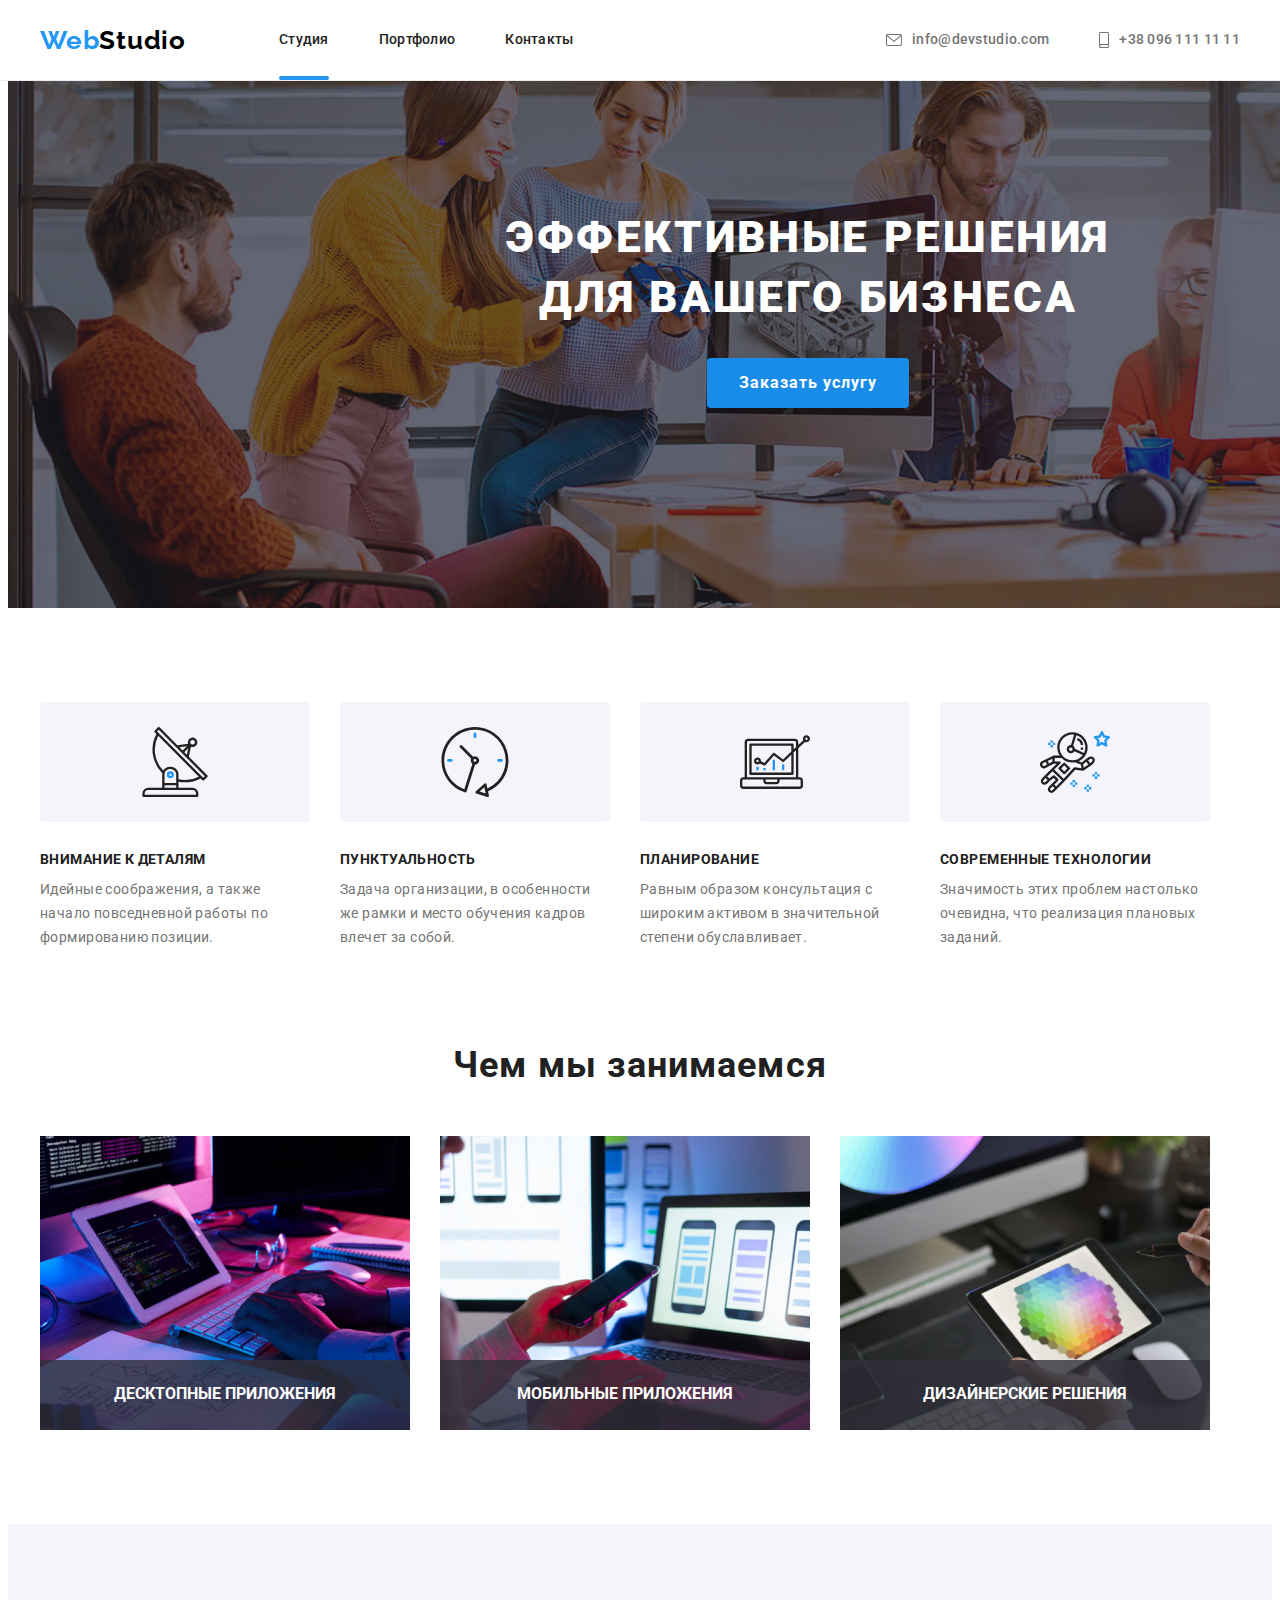
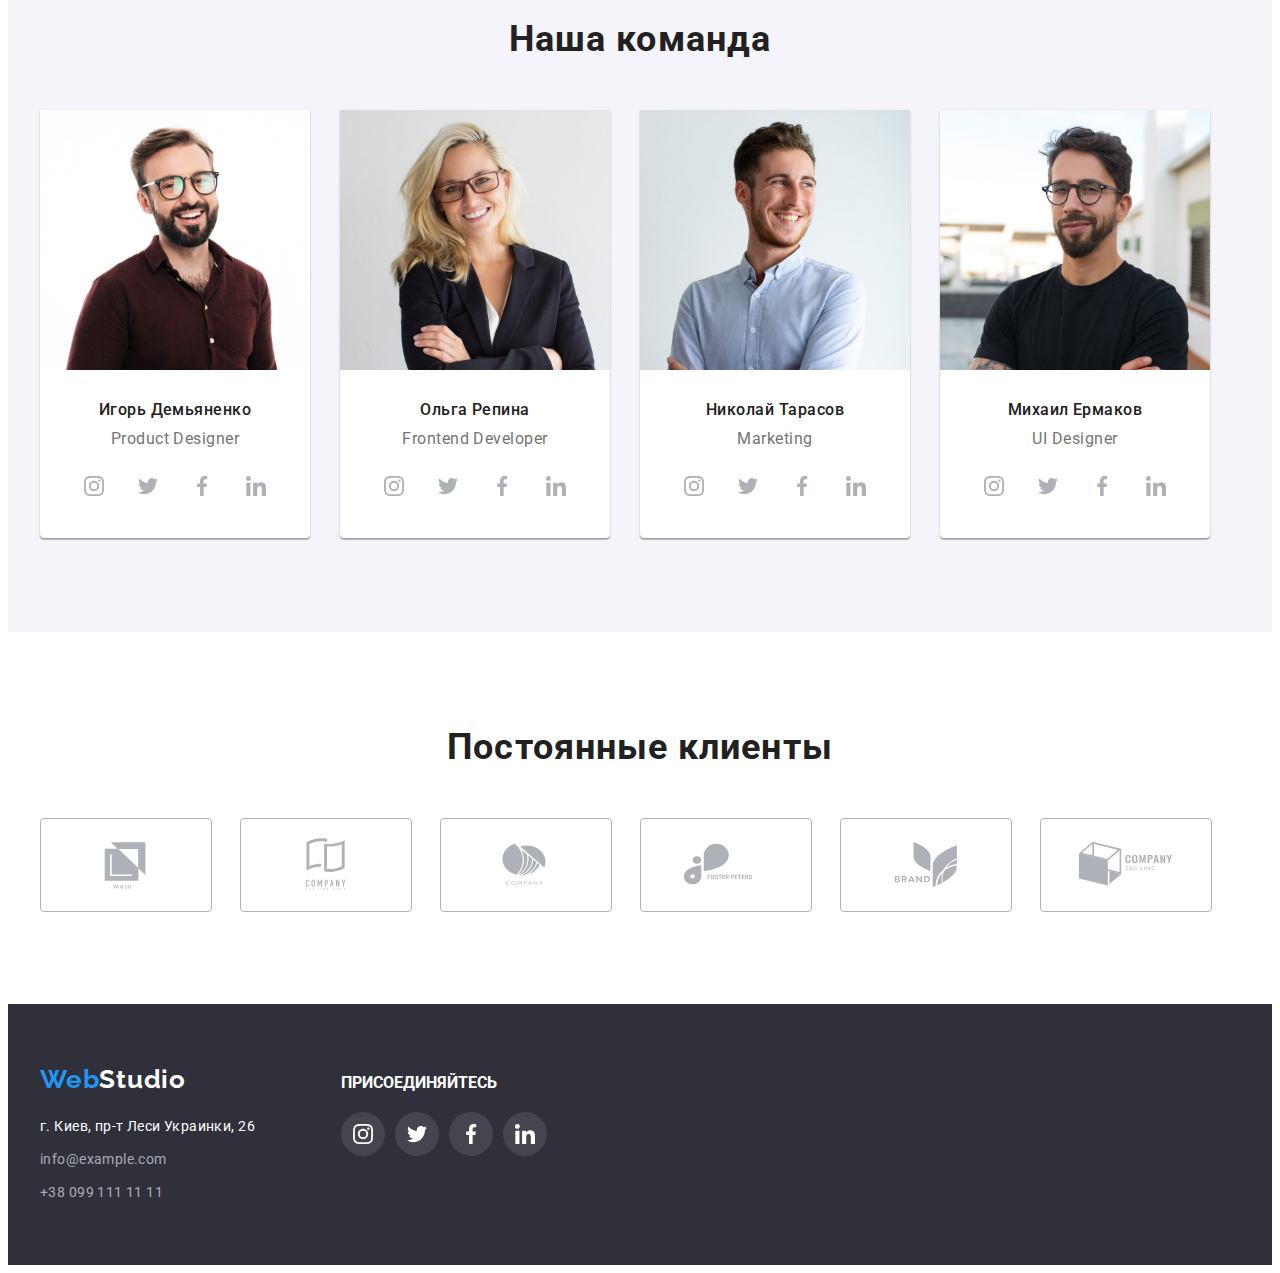
<file: index.html>
<!DOCTYPE html>
<html lang="ru">
  <head>
    <meta charset="UTF-8" />
    <meta http-equiv="X-UA-Compatible" content="IE=edge" />
    <meta name="viewport" content="width=device-width, initial-scale=1.0" />
    <title>Document</title>

    <!--Project fonts-->
    <link rel="preconnect" href="https://fonts.googleapis.com" />
    <link rel="preconnect" href="https://fonts.gstatic.com" crossorigin />
    <link
      href="https://fonts.googleapis.com/css2?family=Raleway:wght@700&family=Roboto:wght@400;500;700;900&display=swap"
      rel="stylesheet"
    />

    <!--Normalize-->
    <link
      rel="stylesheet"
      href="https://cdnjs.cloudflare.com/ajax/libs/modern-normalize/1.1.0/modern-normalize.min.css"
      integrity="sha512-wpPYUAdjBVSE4KJnH1VR1HeZfpl1ub8YT/NKx4PuQ5NmX2tKuGu6U/JRp5y+Y8XG2tV+wKQpNHVUX03MfMFn9Q=="
      crossorigin="anonymous"
      referrerpolicy="no-referrer"
    />

    <!--Custom styles-->
    <link rel="stylesheet" href="./css/styles.css" />
  </head>
  <body>
    <!--Шапка сайта-->
    <header class="header">
      <div class="container header-container">
        <a
          class="link header-logo"
          href="./index.html"
          aria-label="Логотип сайта WebStudio"
          lang="en"
          >Web<span class="logo-black">Studio</span></a
        >
        <nav class="navigation">
          <ul class="list navigation-list">
            <li class="navigation-item">
              <a
                class="link navigation-link current"
                href="./index.html"
                >Студия</a
              >
            </li>
            <li class="navigation-item">
              <a
                class="link navigation-link"
                href="./portfolio.html"
                >Портфолио</a
              >
            </li>
            <li class="navigation-item">
              <a class="link navigation-link" href="#"
                >Контакты</a
              >
            </li>
          </ul>
        </nav>

        <ul class="list contacts">
          <li class="item-contacts">
            <a
              class="link header-mailto"
              href="mailto:info@devstudio.com"
              lang="en"
            >
              <svg class="contacts-icon" width="16" height="12">
                <use href="./images/sprite-defs.svg#icon-envelope"></use>
              </svg>
              info@devstudio.com</a
            >
          </li>
          <li class="item-contacts">
            <a class="link header-phone" href="tel:380961111111">
              <svg class="contacts-icon" width="10px" height="16px">
                <use href="./images/sprite-defs.svg#icon-smartphone"></use>
              </svg>
              +38 096 111 11 11</a
            >
          </li>
        </ul>
      </div>
    </header>
    <!--Уникальный контент страницы-->
    <main class="main">
      <!--Эффективные решения для вашего бизнеса-->
      <section class="hero-section">
        <div class="container">
          <h1 class="hero-title">Эффективные решения для вашего бизнеса</h1>
          <button class="btn" type="button" data-modal-open>
            Заказать услугу
          </button>
        </div>
      </section>

      <div class="modal-backdrop is-hidden" data-modal>
        <div class="modal-wrapper">
          <button
            class="close-button"
            type="button"
            data-modal-close
            arial-label="Закрыть окно"
          >
            <svg class="close-button-icon" width="11px" height="11px">
              <use href="./images/sprite-defs.svg#icon-close"></use>
            </svg>
          </button>
        </div>
      </div>

      <!--Наши особенности-->

      <section class="section">
        <div class="container">
          <h2 class="title-visually-hidden">Особенности(скрытый заголовок)</h2>
          <ul class="list features-list">
            <li class="item features-item">
              <div class="features-icon-group">
                <svg class="features-icon" width="70px" height="70px">
                  <use href="./images/sprite-defs.svg#icon-antenna"></use>
                </svg>
              </div>
              <h3 class="features-title">Внимание к деталям</h3>
              <p class="features-description">
                Идейные соображения, а также начало повседневной работы по
                формированию позиции.
              </p>
            </li>
            <li class="item features-item">
              <div class="features-icon-group">
                <svg class="features-icon" width="70px" height="70px">
                  <use href="./images/sprite-defs.svg#icon-clock"></use>
                </svg>
              </div>
              <h3 class="features-title">Пунктуальность</h3>
              <p class="features-description">
                Задача организации, в особенности же рамки и место обучения
                кадров влечет за собой.
              </p>
            </li>
            <li class="item features-item">
              <div class="features-icon-group">
                <svg class="features-icon" width="70px" height="70px">
                  <use href="./images/sprite-defs.svg#icon-diagram"></use>
                </svg>
              </div>
              <h3 class="features-title">Планирование</h3>
              <p class="features-description">
                Равным образом консультация с широким активом в значительной
                степени обуславливает.
              </p>
            </li>
            <li class="item features-item">
              <div class="features-icon-group">
                <svg class="features-icon" width="70px" height="70px">
                  <use href="./images/sprite-defs.svg#icon-astronaut"></use>
                </svg>
              </div>

              <h3 class="features-title">Современные технологии</h3>
              <p class="features-description">
                Значимость этих проблем настолько очевидна, что реализация
                плановых заданий.
              </p>
            </li>
          </ul>
        </div>
      </section>

      <!--Чем мы занимаемся-->

      <section class="section about">
        <div class="container about-container">
          <h2 class="about-title">Чем мы занимаемся</h2>
          <ul class="list about-list">
            <li class="about-list-item">
              <img
                class="about-img"
                src="./images/section-about/box-1.jpg"
                alt="image-programer-working-his-desk-office"
                width="370"
                height="294"
              />
              <div class="about-list-item-caption">
<p class="text-line">Десктопные приложения</p>
              </div>
            </li>
            <li class="about-list-item">
              <img
                class="about-img"
                src="./images/section-about/box-2.jpg"
                alt="image-programer-working-his-desk-office"
                width="370"
                height="294"
              />
              <div class="about-list-item-caption">
<p class="text-line">Мобильные приложения</p>
            </li>
            <li class="about-list-item">
              <img
                class="about-img"
                src="./images/section-about/box-3.jpg"
                alt="image-web-design-working-colour-selection-graphic-tablet"
                width="370"
                height="294"
              />
                  <div class="about-list-item-caption">
<p class="text-line">Дизайнерские решения</p>
            </li>
          </ul>
        </div>
      </section>

      <!--Наша команда-->
      <section class="section team">
        <div class="container">
          <h2 class="team-members">Наша команда</h2>
          <ul class="list member-list">
            <li class="member-item">
              <img
                class="member-img"
                src="./images/section-team/img-member-1.jpg"
                alt="image-product-designer"
                width="270"
                height="260"
              />
              <div class="member-group">
                <h3 class="member-title">Игорь Демьяненко</h3>
                <p class="member-position" lang="en">Product Designer</p>
                <ul class="list team-socials-list">
                  <li class="team-socials-list-item">
                    <a
                      class="team-socials-link link-decor"
                      href="https://www.instagram.com/"
                      target="_blank"
                      rel="noopener noreferrer"
                      lang="en"
                      aria-label="иконка Instagram"
                    >
                      <svg
                        class="team-socials-link-icon"
                        width="20px"
                        height="20px"
                      >
                        <use
                          href="./images/sprite-defs.svg#icon-instagram"
                        ></use>
                      </svg>
                    </a>
                  </li>
                  <li class="team-socials-list-item">
                    <a
                      class="team-socials-link link-decor"
                      href="https://twitter.com/"
                      target="_blank"
                      rel="noopener noreferrer"
                      lang="en"
                      aria-label="иконка Twitter"
                    >
                      <svg
                        class="team-socials-link-icon"
                        width="20px"
                        height="20px"
                      >
                        <use href="./images/sprite-defs.svg#icon-twitter"></use>
                      </svg>
                    </a>
                  </li>
                  <li class="team-socials-list-item">
                    <a
                      class="team-socials-link link-decor"
                      href="https://www.facebook.com/"
                      target="_blank"
                      rel="noopener noreferrer"
                      lang="en"
                      aria-label="иконка Facebook"
                    >
                      <svg
                        class="team-socials-link-icon"
                        width="20px"
                        height="20px"
                      >
                        <use
                          href="./images/sprite-defs.svg#icon-facebook"
                        ></use>
                      </svg>
                    </a>
                  </li>
                  <li class="team-socials-list-item">
                    <a
                      class="team-socials-link link-decor"
                      href="https://www.linkedin.com/"
                      target="_blank"
                      rel="noopener noreferrer"
                      lang="en"
                      aria-label="иконка LinkedIn"
                    >
                      <svg
                        class="team-socials-link-icon"
                        width="20px"
                        height="20px"
                      >
                        <use
                          href="./images/sprite-defs.svg#icon-linkedin"
                        ></use>
                      </svg>
                    </a>
                  </li>
                </ul>
              </div>
            </li>
            <li class="member-item">
              <img
                class="member-img"
                src="./images/section-team/img-member-2.jpg"
                alt="image-frontend-developer"
                width="270"
                height="260"
              />
              <div class="member-group">
                <h3 class="member-title">Ольга Репина</h3>
                <p class="member-position" lang="en">Frontend Developer</p>
                <ul class="list team-socials-list">
                  <li class="team-socials-list-item">
                    <a
                      class="team-socials-link link-decor"
                      href="https://www.instagram.com/"
                      target="_blank"
                      rel="noopener noreferrer"
                      lang="en"
                      aria-label="иконка Instagram"
                    >
                      <svg
                        class="team-socials-link-icon"
                        width="20px"
                        height="20px"
                      >
                        <use
                          href="./images/sprite-defs.svg#icon-instagram"
                        ></use>
                      </svg>
                    </a>
                  </li>
                  <li class="team-socials-list-item">
                    <a
                      class="team-socials-link link-decor"
                      href="https://twitter.com/"
                      target="_blank"
                      rel="noopener noreferrer"
                      lang="en"
                      aria-label="иконка Twitter"
                    >
                      <svg
                        class="team-socials-link-icon"
                        width="20px"
                        height="20px"
                      >
                        <use href="./images/sprite-defs.svg#icon-twitter"></use>
                      </svg>
                    </a>
                  </li>
                  <li class="team-socials-list-item">
                    <a
                      class="team-socials-link link-decor"
                      href="https://www.facebook.com/"
                      target="_blank"
                      rel="noopener noreferrer"
                      lang="en"
                      aria-label="иконка Facebook"
                    >
                      <svg
                        class="team-socials-link-icon"
                        width="20px"
                        height="20px"
                      >
                        <use
                          href="./images/sprite-defs.svg#icon-facebook"
                        ></use>
                      </svg>
                    </a>
                  </li>
                  <li class="team-socials-list-item">
                    <a
                      class="team-socials-link link-decor"
                      href="https://www.linkedin.com/"
                      target="_blank"
                      rel="noopener noreferrer"
                      lang="en"
                      aria-label="иконка LinkedIn"
                    >
                      <svg
                        class="team-socials-link-icon"
                        width="20px"
                        height="20px"
                      >
                        <use
                          href="./images/sprite-defs.svg#icon-linkedin"
                        ></use>
                      </svg>
                    </a>
                  </li>
                </ul>
              </div>
            </li>
            <li class="member-item">
              <img
                class="member-img"
                src="./images/section-team/img-member-3.jpg"
                alt="image-marketing"
                width="270"
                height="260"
              />
              <div class="member-group">
                <h3 class="member-title">Николай Тарасов</h3>
                <p class="member-position" lang="en">Marketing</p>
                <ul class="list team-socials-list">
                  <li class="team-socials-list-item">
                    <a
                      class="team-socials-link link-decor"
                      href="https://www.instagram.com/"
                      target="_blank"
                      rel="noopener noreferrer"
                      lang="en"
                      aria-label="иконка Instagram"
                    >
                      <svg
                        class="team-socials-link-icon"
                        width="20px"
                        height="20px"
                      >
                        <use
                          href="./images/sprite-defs.svg#icon-instagram"
                        ></use>
                      </svg>
                    </a>
                  </li>
                  <li class="team-socials-list-item">
                    <a
                      class="team-socials-link link-decor"
                      href="https://twitter.com/"
                      target="_blank"
                      rel="noopener noreferrer"
                      lang="en"
                      aria-label="иконка Twitter"
                    >
                      <svg
                        class="team-socials-link-icon"
                        width="20px"
                        height="20px"
                      >
                        <use href="./images/sprite-defs.svg#icon-twitter"></use>
                      </svg>
                    </a>
                  </li>
                  <li class="team-socials-list-item">
                    <a
                      class="team-socials-link link-decor"
                      href="https://www.facebook.com/"
                      target="_blank"
                      rel="noopener noreferrer"
                      lang="en"
                      aria-label="иконка Facebook"
                    >
                      <svg
                        class="team-socials-link-icon"
                        width="20px"
                        height="20px"
                      >
                        <use
                          href="./images/sprite-defs.svg#icon-facebook"
                        ></use>
                      </svg>
                    </a>
                  </li>
                  <li class="team-socials-list-item">
                    <a
                      class="team-socials-link link-decor"
                      href="https://www.linkedin.com/"
                      target="_blank"
                      rel="noopener noreferrer"
                      lang="en"
                      aria-label="иконка LinkedIn"
                    >
                      <svg
                        class="team-socials-link-icon"
                        width="20px"
                        height="20px"
                      >
                        <use
                          href="./images/sprite-defs.svg#icon-linkedin"
                        ></use>
                      </svg>
                    </a>
                  </li>
                </ul>
              </div>
            </li>
            <li class="member-item">
              <img
                class="member-img"
                src="./images/section-team/img-member-4.jpg"
                alt="image-ui-designer"
                width="270"
                height="260"
              />
              <div class="member-group">
                <h3 class="member-title">Михаил Ермаков</h3>
                <p class="member-position" lang="en">UI Designer</p>
                <ul class="list team-socials-list">
                  <li class="team-socials-list-item">
                    <a
                      class="team-socials-link link-decor"
                      href="https://www.instagram.com/"
                      target="_blank"
                      rel="noopener noreferrer"
                      lang="en"
                      aria-label="иконка Instagram"
                    >
                      <svg
                        class="team-socials-link-icon"
                        width="20px"
                        height="20px"
                      >
                        <use
                          href="./images/sprite-defs.svg#icon-instagram"
                        ></use>
                      </svg>
                    </a>
                  </li>
                  <li class="team-socials-list-item">
                    <a
                      class="team-socials-link link-decor"
                      href="https://twitter.com/"
                      target="_blank"
                      rel="noopener noreferrer"
                      lang="en"
                      aria-label="иконка Twitter"
                    >
                      <svg
                        class="team-socials-link-icon"
                        width="20px"
                        height="20px"
                      >
                        <use href="./images/sprite-defs.svg#icon-twitter"></use>
                      </svg>
                    </a>
                  </li>
                  <li class="team-socials-list-item">
                    <a
                      class="team-socials-link link-decor"
                      href="https://www.facebook.com/"
                      target="_blank"
                      rel="noopener noreferrer"
                      lang="en"
                      aria-label="иконка Facebook"
                    >
                      <svg
                        class="team-socials-link-icon"
                        width="20px"
                        height="20px"
                      >
                        <use
                          href="./images/sprite-defs.svg#icon-facebook"
                        ></use>
                      </svg>
                    </a>
                  </li>
                  <li class="team-socials-list-item">
                    <a
                      class="team-socials-link link-decor"
                      href="https://www.linkedin.com/"
                      target="_blank"
                      rel="noopener noreferrer"
                      lang="en"
                      aria-label="иконка LinkedIn"
                    >
                      <svg
                        class="team-socials-link-icon"
                        width="20px"
                        height="20px"
                      >
                        <use
                          href="./images/sprite-defs.svg#icon-linkedin"
                        ></use>
                      </svg>
                    </a>
                  </li>
                </ul>
              </div>
            </li>
          </ul>
        </div>
      </section>

      <!--Постоянные клиенты-->

      <section class="section">
        <div class="container">
          <h2 class="clients-members">Постоянные клиенты</h2>
          <ul class="clients-list list">
            <li class="clients-item">
              <a
                class="clients-link link-decor"
                href=""
                target="_blank"
                rel="noopener noreferrer"
                lang="en"
                aria-label="Client-1"
              >
                <svg class="clients-icon" width="106px" height="60px">
                  <use href="./images/sprite-defs.svg#icon-Logo-1"></use>
                </svg>
              </a>
            </li>
            <li class="clients-item">
              <a
                class="clients-link link-decor"
                href=""
                target="_blank"
                rel="noopener noreferrer"
                lang="en"
                aria-label="Client-2"
              >
                <svg class="clients-icon" width="106px" height="60px">
                  <use href="./images/sprite-defs.svg#icon-Logo-2"></use>
                </svg>
              </a>
            </li>
            <li class="clients-item">
              <a
                class="clients-link link-decor"
                href=""
                target="_blank"
                rel="noopener noreferrer"
                lang="en"
                aria-label="Client-3"
              >
                <svg class="clients-icon" width="106px" height="60px">
                  <use href="./images/sprite-defs.svg#icon-Logo-3"></use>
                </svg>
              </a>
            </li>
            <li class="clients-item">
              <a
                class="clients-link link-decor"
                href=""
                target="_blank"
                rel="noopener noreferrer"
                lang="en"
                aria-label="Client-4"
              >
                <svg class="clients-icon" width="106px" height="60px">
                  <use href="./images/sprite-defs.svg#icon-Logo-4"></use>
                </svg>
              </a>
            </li>
            <li class="clients-item">
              <a
                class="clients-link link-decor"
                href=""
                target="_blank"
                rel="noopener noreferrer"
                lang="en"
                aria-label="Client-5"
              >
                <svg class="clients-icon" width="106px" height="60px">
                  <use href="./images/sprite-defs.svg#icon-Logo-5"></use>
                </svg>
              </a>
            </li>
            <li class="clients-item">
              <a
                class="clients-link link-decor"
                href=""
                target="_blank"
                rel="noopener noreferrer"
                lang="en"
                aria-label="Client-6"
              >
                <svg class="clients-icon" width="106px" height="60px">
                  <use href="./images/sprite-defs.svg#icon-Logo-6"></use>
                </svg>
              </a>
            </li>
          </ul>
        </div>
      </section>
    </main>

    <!--Address-->
    <footer class="footer">
      <div class="container footer-container">
        <div class="footer-adress-container">
          <a class="link footer-logo" href="./index.html" lang="en"
            >Web<span class="logo-white">Studio</span>
          </a>
          <address class="address">
            <ul class="list footer-contacts">
              <li class="footer-link-item">
                <a
                  class="link footer-adress"
                  href="//goo.gl/maps/XvVAJL7zwZZcy64VA"
                  target="_blank"
                  rel="noopener noreferrer"
                  >г. Киев, пр-т Леси Украинки, 26</a
                >
              </li>
              <li class="footer-link-item">
                <a class="link footer-mailto" href="mailto:info@example.com"
                  >info@example.com</a
                >
              </li>
              <li>
                <a class="link footer-phone" href="tel:380991111111"
                  >+38 099 111 11 11</a
                >
              </li>
            </ul>
          </address>
        </div>
        <div class="footer-socials-container">
          <b class="footer-socials">присоединяйтесь</b>
          <ul class="footer-socials-list list">
            <li class="footer-socials-list-item">
              <a
                class="footer-socials-link link-decor"
                href="https://www.instagram.com/"
                target="_blank"
                rel="noopener noreferrer"
                lang="en"
                aria-label="иконка Instagram"
              >
                <svg class="team-socials-link-icon" width="20px" height="20px">
                  <use href="./images/sprite-defs.svg#icon-instagram"></use>
                </svg>
              </a>
            </li>
            <li class="footer-socials-list-item">
              <a
                class="footer-socials-link link-decor"
                href="https://twitter.com/"
                target="_blank"
                rel="noopener noreferrer"
                lang="en"
                aria-label="иконка Twitter"
              >
                <svg class="team-socials-link-icon" width="20px" height="20px">
                  <use href="./images/sprite-defs.svg#icon-twitter"></use>
                </svg>
              </a>
            </li>
            <li class="footer-socials-list-item">
              <a
                class="footer-socials-link link-decor"
                href="https://www.facebook.com/"
                target="_blank"
                rel="noopener noreferrer"
                lang="en"
                aria-label="иконка Facebook"
              >
                <svg
                  class="footer-socials-link-icon"
                  width="20px"
                  height="20px"
                >
                  <use href="./images/sprite-defs.svg#icon-facebook"></use>
                </svg>
              </a>
            </li>
            <li class="footer-socials-list-item">
              <a
                class="footer-socials-link link-decor"
                href="https://www.linkedin.com/"
                target="_blank"
                rel="noopener noreferrer"
                lang="en"
                aria-label="иконка LinkedIn"
              >
                <svg
                  class="footer-socials-link-icon"
                  width="20px"
                  height="20px"
                >
                  <use href="./images/sprite-defs.svg#icon-linkedin"></use>
                </svg>
              </a>
            </li>
          </ul>
        </div>
      </div>
    </footer>
    <script src="./js/modal.js"></script>
  </body>
</html>
</file>
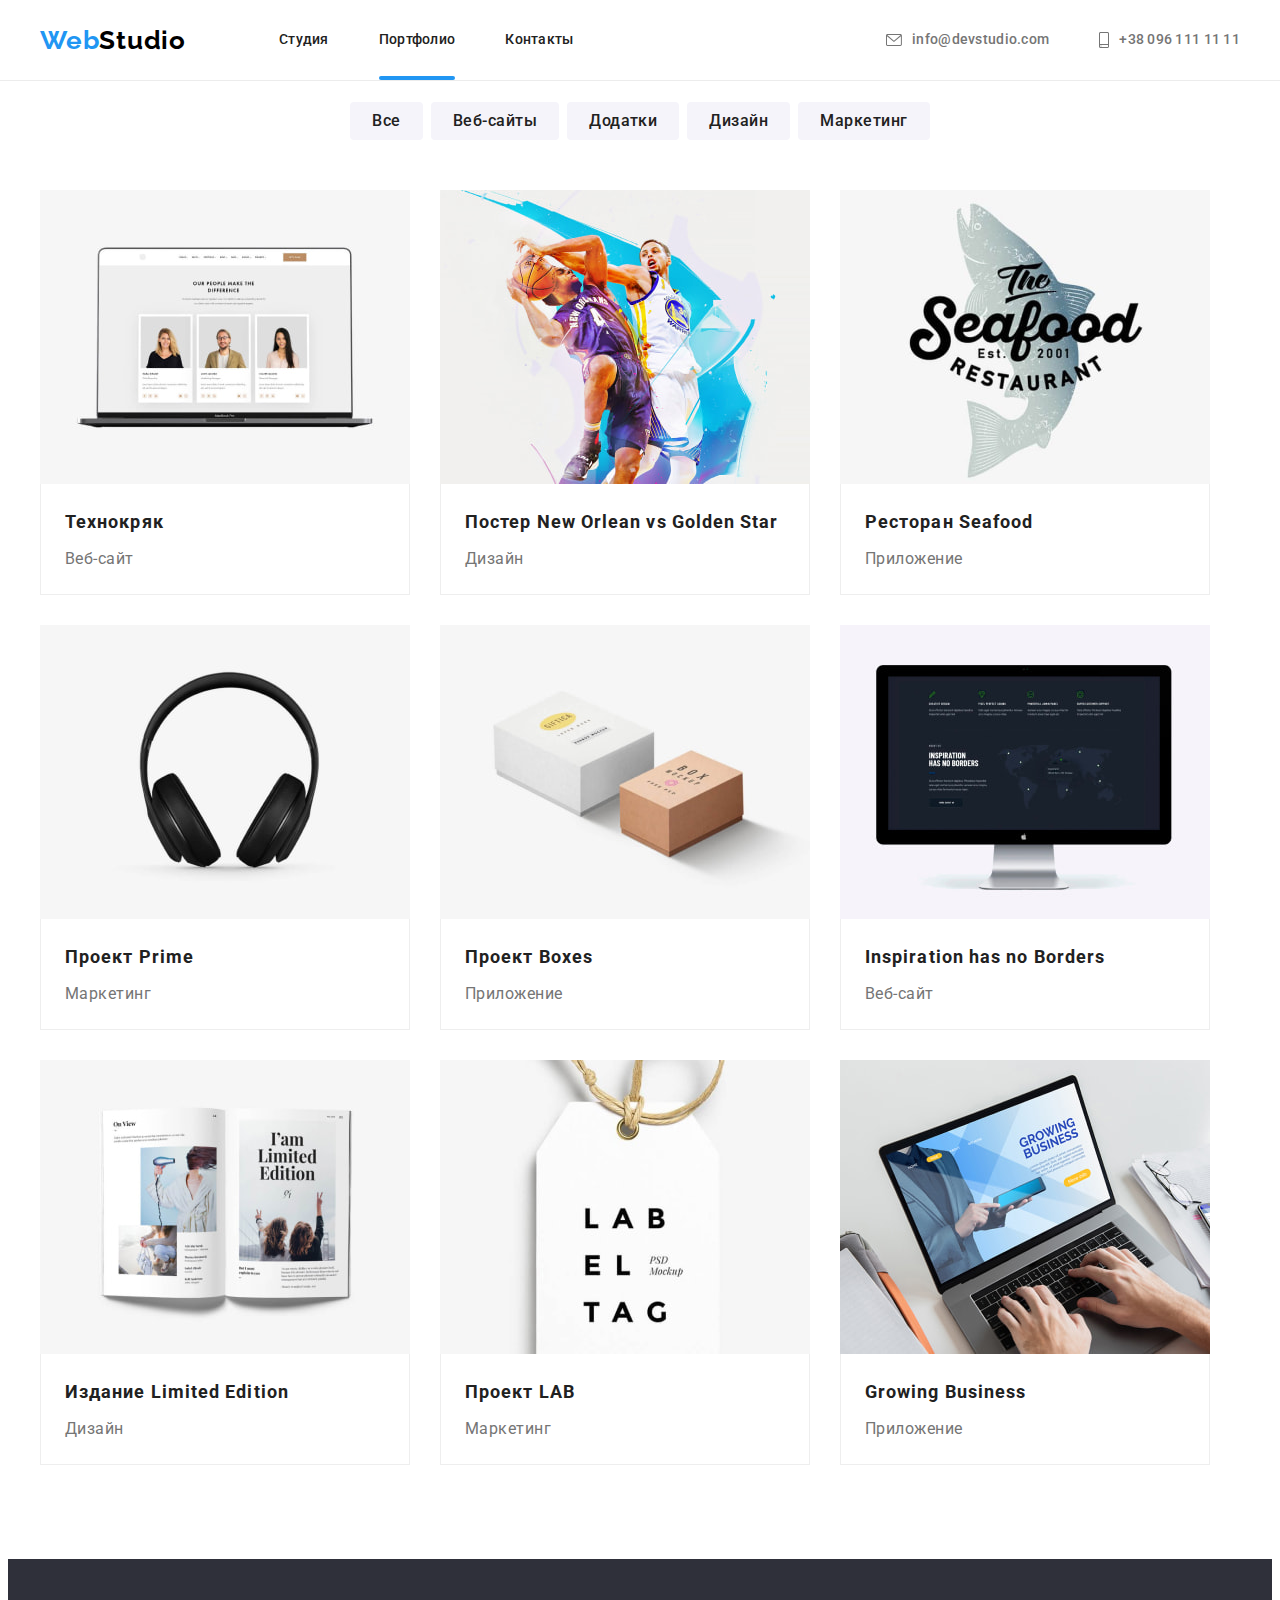
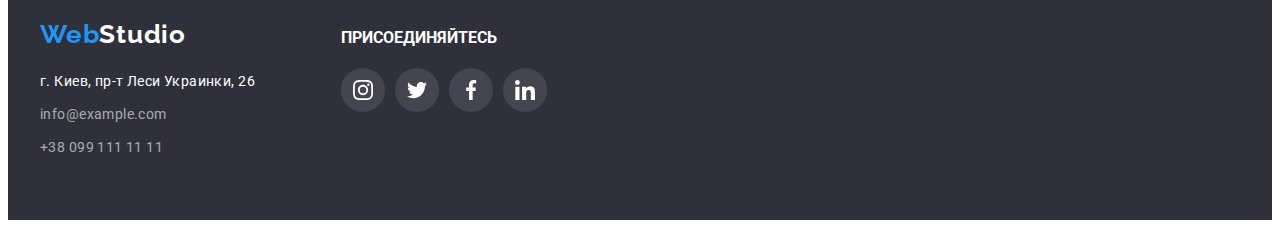
<file: portfolio.html>
<!DOCTYPE html>
<html lang="ru">
  <head>
    <meta charset="UTF-8" />
    <meta http-equiv="X-UA-Compatible" content="IE=edge" />
    <meta name="viewport" content="width=device-width, initial-scale=1.0" />
    <title>Portfolio</title>

    <!--Project fonts-->
    <link rel="preconnect" href="https://fonts.googleapis.com" />
    <link rel="preconnect" href="https://fonts.gstatic.com" crossorigin />
    <link
      href="https://fonts.googleapis.com/css2?family=Raleway:wght@700&family=Roboto:wght@400;500;700;900&display=swap"
      rel="stylesheet"
    />

    <!--Normalize-->
    <link
      rel="stylesheet"
      href="https://cdnjs.cloudflare.com/ajax/libs/modern-normalize/1.1.0/modern-normalize.min.css"
      integrity="sha512-wpPYUAdjBVSE4KJnH1VR1HeZfpl1ub8YT/NKx4PuQ5NmX2tKuGu6U/JRp5y+Y8XG2tV+wKQpNHVUX03MfMFn9Q=="
      crossorigin="anonymous"
      referrerpolicy="no-referrer"
    />

    <!--Custom styles-->
    <link rel="stylesheet" href="./css/styles.css" />
  </head>
  <body>
    <!--Шапка сайта-->
   <header class="header">
      <div class="container header-container">
        <a
          class="link header-logo"
          href="./index.html"
          aria-label="Логотип сайта WebStudio"
          lang="en"
          >Web<span class="logo-black">Studio</span></a
        >
        <nav class="navigation">
          <ul class="list navigation-list">
            <li class="navigation-item">
              <a
                class="link navigation-link"
                href="./index.html"
                >Студия</a
              >
            </li>
            <li class="navigation-item">
              <a
                class="link navigation-link current"
                href="./portfolio.html"
                >Портфолио</a
              >
            </li>
            <li class="navigation-item">
              <a class="link navigation-link" href="#"
                >Контакты</a
              >
            </li>
          </ul>
        </nav>

        <ul class="list contacts">
          <li class="item-contacts">
            <a
              class="link header-mailto"
              href="mailto:info@devstudio.com"
              lang="en"
            >
              <svg class="contacts-icon" width="16" height="12">
                <use href="./images/sprite-defs.svg#icon-envelope"></use>
              </svg>
              info@devstudio.com</a
            >
          </li>
          <li class="item-contacts">
            <a class="link header-phone" href="tel:380961111111">
              <svg class="contacts-icon" width="10px" height="16px">
                <use href="./images/sprite-defs.svg#icon-smartphone"></use>
              </svg>
              +38 096 111 11 11</a
            >
          </li>
        </ul>
      </div>
    </header>

    <!--Уникальный контент страницы Портфолио-->
    <main>
      <section class="section portfolio">
        <div class="container">
          <h1 class="title-visually-hidden">Портфолио(скрытый заголовок)</h1>
          <ul class="list navigation-portfolio-list">
            <li class="nav-btn">
              <button class="navigation-btn" type="button">Все</button>
            </li>
            <li class="nav-btn">
              <button class="navigation-btn" type="button">Веб-сайты</button>
            </li>
            <li class="nav-btn">
              <button class="navigation-btn" type="button">Додатки</button>
            </li>
            <li class="nav-btn">
              <button class="navigation-btn" type="button">Дизайн</button>
            </li>
            <li class="nav-btn">
              <button class="navigation-btn" type="button">Маркетинг</button>
            </li>
          </ul>
          <ul class="list projects-list">
            <li class="projects-item">
              <a class="card-link projects-item-link" href="">
                <div class="card-overlay-blue">
                  <img
                    src="./images/section_projects/image_projects_1.jpg"
                    alt="image-laptop"
                    width="370"
                    height="294"
                  />

                  <div class="card-overlay">
                    <p class="text-line">
                      Ресурс предлагает комплексные предложения с разным уровнем
                      функционала и сервисов. Все это позволит посетителю
                      получить исчерпывающие сведения о компании или частном
                      лице.
                    </p>
                  </div>
                </div>
                <div class="projects-group">
                  <h2 class="link title projects-item-title">Технокряк</h2>
                  <p class="link description projects-item-text">Веб-сайт</p>
                </div>
              </a>
            </li>

            <li class="projects-item">
              <a class="card-link projects-item-link" href="">
                <div class="card-overlay-blue">
                  <img
                    src="./images/section_projects/image_projects_2.jpg"
                    alt="image-play-basketball"
                    width="370"
                    height="294"
                  />
                  <div class="card-overlay">
                    <p class="text-line">
                      Ресурс предлагает комплексные предложения с разным уровнем
                      функционала и сервисов. Все это позволит посетителю
                      получить исчерпывающие сведения о компании или частном
                      лице.
                    </p>
                  </div>
                </div>
                <div class="projects-group">
                  <h2 class="link title projects-item-title">
                    Постер<span lang="en"> New Orlean vs Golden Star</span>
                  </h2>
                  <p class="link description projects-item-text">Дизайн</p>
                </div>
              </a>
            </li>

            <li class="projects-item">
              <a class="card-link projects-item-link" href="">
                <div class="card-overlay-blue">
                  <img
                    src="./images/section_projects/image_projects_3.jpg"
                    alt="image-fish"
                    width="370"
                    height="294"
                  />
                  <div class="card-overlay">
                    <p class="text-line">
                      Ресурс предлагает комплексные предложения с разным уровнем
                      функционала и сервисов. Все это позволит посетителю
                      получить исчерпывающие сведения о компании или частном
                      лице.
                    </p>
                  </div>
                </div>
                <div class="projects-group">
                  <h2 class="link title projects-item-title">
                    Ресторан<span lang="en"> Seafood</span>
                  </h2>
                  <p class="link description projects-item-text">Приложение</p>
                </div>
              </a>
            </li>

            <li class="projects-item">
              <a class="card-link projects-item-link" href="">
                <div class="card-overlay-blue">
                  <img
                    src="./images/section_projects/image_projects_4.jpg"
                    alt="image-headphones"
                    width="370"
                    height="294"
                  />
                  <div class="card-overlay">
                    <p class="text-line">
                      Ресурс предлагает комплексные предложения с разным уровнем
                      функционала и сервисов. Все это позволит посетителю
                      получить исчерпывающие сведения о компании или частном
                      лице.
                    </p>
                  </div>
                </div>

                <div class="projects-group">
                  <h2 class="link title projects-item-title">
                    Проект<span lang="en"> Prime</span>
                  </h2>
                  <p class="link description projects-item-text">Маркетинг</p>
                </div>
              </a>
            </li>

            <li class="projects-item">
              <a class="card-link projects-item-link" href="">
                <div class="card-overlay-blue">
                  <img
                    src="./images/section_projects/image_projects_5.jpg"
                    alt="image-boxex"
                    width="370"
                    height="294"
                  />
                  <div class="card-overlay">
                    <p class="text-line">
                      Ресурс предлагает комплексные предложения с разным уровнем
                      функционала и сервисов. Все это позволит посетителю
                      получить исчерпывающие сведения о компании или частном
                      лице.
                    </p>
                  </div>
                </div>

                <div class="projects-group">
                  <h2 class="link title projects-item-title">
                    Проект<span lang="en"> Boxes</span>
                  </h2>
                  <p class="link description projects-item-text">Приложение</p>
                </div>
              </a>
            </li>

            <li class="projects-item">
              <a class="card-link projects-item-link" href="">
                <div class="card-overlay-blue">
                  <img
                    src="./images/section_projects/image_projects_6.jpg"
                    alt="image-monitor"
                    width="370"
                    height="294"
                  />
                  <div class="card-overlay">
                    <p class="text-line">
                      Ресурс предлагает комплексные предложения с разным уровнем
                      функционала и сервисов. Все это позволит посетителю
                      получить исчерпывающие сведения о компании или частном
                      лице.
                    </p>
                  </div>
                </div>

                <div class="projects-group">
                  <h2 lang="en" class="link title projects-item-title">
                    Inspiration has no Borders
                  </h2>
                  <p class="link description projects-item-text">Веб-сайт</p>
                </div>
              </a>
            </li>

            <li class="projects-item">
              <a class="card-link projects-item-link" href="">
                <div class="card-overlay-blue">
                  <img
                    src="./images/section_projects/image_projects_7.jpg"
                    alt="image-journal"
                    width="370"
                    height="294"
                  />
                  <div class="card-overlay">
                    <p class="text-line">
                      Ресурс предлагает комплексные предложения с разным уровнем
                      функционала и сервисов. Все это позволит посетителю
                      получить исчерпывающие сведения о компании или частном
                      лице.
                    </p>
                  </div>
                </div>

                <div class="projects-group">
                  <h2 class="link title projects-item-title">
                    Издание<span lang="en"> Limited Edition</span>
                  </h2>
                  <p class="link description projects-item-text">Дизайн</p>
                </div>
              </a>
            </li>

            <li class="projects-item">
              <a class="card-link projects-item-link" href="">
                <div class="card-overlay-blue">
                  <img
                    src="./images/section_projects/image_projects_8.jpg"
                    alt="image-label"
                    width="370"
                    height="294"
                  />
                  <div class="card-overlay">
                    <p class="text-line">
                      Ресурс предлагает комплексные предложения с разным уровнем
                      функционала и сервисов. Все это позволит посетителю
                      получить исчерпывающие сведения о компании или частном
                      лице.
                    </p>
                  </div>
                </div>
                <div class="projects-group">
                  <h2 class="link title projects-item-title">
                    Проект<span lang="en"> LAB</span>
                  </h2>
                  <p class="link description projects-item-text">Маркетинг</p>
                </div>
              </a>
            </li>

            <li class="projects-item">
              <a class="card-link projects-item-link" href="">
                <div class="card-overlay-blue">
                  <img
                    src="./images/section_projects/image_projects_9.jpg"
                    alt="image-laptop-application"
                    width="370"
                    height="294"
                  />
                  <div class="card-overlay">
                    <p class="text-line">
                      Ресурс предлагает комплексные предложения с разным уровнем
                      функционала и сервисов. Все это позволит посетителю
                      получить исчерпывающие сведения о компании или частном
                      лице.
                    </p>
                  </div>
                </div>
                <div class="projects-group">
                  <h2 lang="en" class="link title projects-item-title">
                    Growing Business
                  </h2>
                  <p class="link description projects-item-text">Приложение</p>
                </div>
              </a>
            </li>
          </ul>
        </div>
      </section>
    </main>

    <!--Address-->

    <footer class="footer">
      <div class="container footer-container">
        <div class="footer-adress-container">
          <a class="link footer-logo" href="./index.html" lang="en"
            >Web<span class="logo-white">Studio</span>
          </a>
          <address class="address">
            <ul class="list footer-contacts">
              <li class="footer-link-item">
                <a
                  class="link footer-adress"
                  href="//goo.gl/maps/XvVAJL7zwZZcy64VA"
                  target="_blank"
                  rel="noopener noreferrer"
                  >г. Киев, пр-т Леси Украинки, 26</a
                >
              </li>
              <li class="footer-link-item">
                <a class="link footer-mailto" href="mailto:info@example.com"
                  >info@example.com</a
                >
              </li>
              <li>
                <a class="link footer-phone" href="tel:380991111111"
                  >+38 099 111 11 11</a
                >
              </li>
            </ul>
          </address>
        </div>
        <div class="footer-socials-container">
          <b class="footer-socials">присоединяйтесь</b>
          <ul class="footer-socials-list list">
            <li class="footer-socials-list-item">
              <a
                class="footer-socials-link link-decor"
                href="https://www.instagram.com/"
                target="_blank"
                rel="noopener noreferrer"
                lang="en"
                aria-label="иконка Instagram"
              >
                <svg class="team-socials-link-icon" width="20px" height="20px">
                  <use href="./images/sprite-defs.svg#icon-instagram"></use>
                </svg>
              </a>
            </li>
            <li class="footer-socials-list-item">
              <a
                class="footer-socials-link link-decor"
                href="https://twitter.com/"
                target="_blank"
                rel="noopener noreferrer"
                lang="en"
                aria-label="иконка Twitter"
              >
                <svg class="team-socials-link-icon" width="20px" height="20px">
                  <use href="./images/sprite-defs.svg#icon-twitter"></use>
                </svg>
              </a>
            </li>
            <li class="footer-socials-list-item">
              <a
                class="footer-socials-link link-decor"
                href="https://www.facebook.com/"
                target="_blank"
                rel="noopener noreferrer"
                lang="en"
                aria-label="иконка Facebook"
              >
                <svg
                  class="footer-socials-link-icon"
                  width="20px"
                  height="20px"
                >
                  <use href="./images/sprite-defs.svg#icon-facebook"></use>
                </svg>
              </a>
            </li>
            <li class="footer-socials-list-item">
              <a
                class="footer-socials-link link-decor"
                href="https://www.linkedin.com/"
                target="_blank"
                rel="noopener noreferrer"
                lang="en"
                aria-label="иконка LinkedIn"
              >
                <svg
                  class="footer-socials-link-icon"
                  width="20px"
                  height="20px"
                >
                  <use href="./images/sprite-defs.svg#icon-linkedin"></use>
                </svg>
              </a>
            </li>
          </ul>
        </div>
      </div>
    </footer>
  </body>
</html>
</file>
<file: css/styles.css>
:root {
    --main-font: 'Roboto', sans-serif ;
    --secondary-font: 'Raleway', sans-serif;

/* text colors */
--accent-cl: #2196F3;
--main-txt-cl: #212121;
--secondary-txt-cl:#FFFFFF;
--gris-txt-cl: #757575;
--icon-first-color: #AFB1B8;


/* background colors */
--accent-bg-cl: #2196F3;
--main-bg-cl: #FFFFFF;
--secondary-bg-cl:#E5E5E5;
--gris-bg-cl: #F5F4FA;
--dark-bg-cl: #2F303A;
--blue-bg-cl: #188CE8;
--transition-timing: 250ms;
--transition-function: cubic-bezier(0.4, 0, 0.2, 1);

}

body {
    font-family: var(--main-font);

}

h1, h2, h3, p {
    margin: 0px;
}

ul {
    margin: 0px;
    padding: 0px;
}

img {
    display: block;
    max-width: 100%;
    height:auto;
}

.text-line {
    margin:0;
}

.title-visually-hidden {
        position: absolute;
        white-space: nowrap;
        width: 1px;
        height: 1px;
        overflow: hidden;
        border: 0;
        padding: 0;
        clip: rect(0 0 0 0);
        clip-path: inset(50%);
        margin: -1px;
    }

.container {
    width: 1200px;
    padding-left: 15px;
    padding-right: 15px;
    margin:0 auto;

}


.link {
    text-decoration: none;
    color: currentColor;
}

.list {
    list-style: none;
    padding: 0;
    margin: 0;
}

.btn {
padding: 10px 32px;
max-width: 250px;
min-width: 200px;
min-height: 50px;
font-family: inherit;
font-weight: 700;
font-size: 16px;
line-height: 1.88;
text-align: center;
letter-spacing: 0.06em;
color: var(--secondary-txt-cl);
border: 1px solid var(--blue-bg-cl);
border-radius: 4px;
border-width: 0;
background-color: var(--blue-bg-cl);
cursor: pointer;
transition: background-color var(--transition-timing) var(--transition-function);

}

.btn:hover,
.btn:focus {
    color: var(--secondary-txt-cl);
    background-color: var(--accent-bg-cl);
}

/* Header section */

.header {
    position: fixed;
    top: 0;
    left: 0;
    z-index: 9;
    width: 100%;
    border-bottom: 1px solid #ECECEC;
    background-color:#FFFFFF;

}

.header-container {
    display: flex;
    align-items: center;
}

.header-link {
    color: rgb(57, 140, 159);
}

.header-logo, .logo-black {
font-family: var(--secondary-font);
font-weight: 700;
font-size: 26px;
line-height: 1.19;
letter-spacing: 0.03em;
color: var(--accent-cl);
text-decoration: none;
}

.header-logo {
    display: block;
    padding-top: 25px;
    padding-bottom: 24px;
    margin-right: 93px;
}

.logo-black {
    color: #000000;

}

.logo-white {
    color: var(--secondary-txt-cl);

}

.navigation-list {
    display: flex;
    align-items: center;
    justify-content: center;
    
}

.navigation-link {
    position: relative;
}

.navigation-link, .navigation-link-accent {
    
    display: block;
    padding-top: 32px;
    padding-bottom: 32px;
    font-weight: 500;
    font-size: 14px;
    line-height: 1.14;
    letter-spacing: 0.02em;
    color: var(--main-txt-cl);
    transition: color var(--transition-timing) var(--transition-function);

}


.navigation-link.current::after{
    content: '';
    position: absolute;
    left: 0;
    bottom: 0;
    display: block;
    width: 100%;
        height: 4px;
        background-color: var(--accent-cl);
border-radius: 2px;
}

.navigation .navigation-item:not(:last-child) {
    margin-right: 50px;
}


.navigation-link:hover,
.navigation-link:focus {
    color: var(--accent-cl);
}

.contacts {
    display: flex;
    align-items: center;
    margin-left: auto;

}

.contacts .item-contacts:not(:last-child) {
    margin-right: 50px;
}

.header-mailto {
display: flex;
padding-top: 32px;
padding-bottom: 32px;
align-items: center;
font-weight: 500;
font-size: 14px;
line-height: 1.14;
letter-spacing: 0.02em;
color: var(--gris-txt-cl);
transition: color var(--transition-timing) var(--transition-function);

}

.header-phone {
display: flex;
padding-top: 32px;
padding-bottom: 32px;
align-items: center;
font-weight: 500;
font-size: 14px;
line-height: 1.14;
letter-spacing: 0.02em;
color: var(--gris-txt-cl);

}

.header-mailto:hover,
.header-mailto:focus {
    color:var(--accent-cl);
}

.header-phone:hover,
.header-phone:focus {
    color:var(--accent-cl);
}

.contacts-icon {
    margin-right: 10px;
    fill: currentColor;


}
/* Hero section */

.hero-section {
    padding-top: 200px;
    padding-bottom: 200px;
    margin-right: auto;
    margin-left: auto;
    width: 1600px;
    justify-content: center;
    align-items: center;
    text-align: center;
    background-color:var(--dark-bg-cl);
    background-image: linear-gradient(to right, rgba(47, 48, 58, 0.4), rgba(47, 48, 58, 0.4)), url('../images/hero-bg.jpg');
    background-repeat: no-repeat;
    background-position: center;
    background-size: cover;
    text-align: center;
}


.hero-title {
margin-bottom: 30px;
margin-left: auto;
margin-right: auto;
font-weight: 900;
font-size: 44px;
line-height: 1.36;
text-align: center;
letter-spacing: 0.06em;
text-transform: uppercase;
color: var(--secondary-txt-cl);
width: 696px;
justify-content: center;
}

.modal-backdrop {
    position: fixed;
    top: 0;
    left: 0;
    z-index: 10;
    width: 100%;
    height:100%;
    background-color: rgba(0, 0, 0, 0.2);
transition: opacity var(--transition-timing) var(--transition-function), visibility var(--transition-timing) var(--transition-function);
}

.modal-backdrop.is-hidden {
    visibility: hidden;
    opacity: 0;
    pointer-events: none;
}

.modal-backdrop.is-hidden .modal {
    opacity: 0;
    transform: translate(-50%, -50%) scale(1.5);
}

.modal-wrapper {
    position: absolute;
    top: 50%;
    left: 50%;
    width: 528px;
    height: 581px;
    background-color: var(--main-bg-cl);
    box-shadow: box-shadow: 0px 1px 3px rgba(0, 0, 0, 0.12), 0px 1px 1px rgba(0, 0, 0, 0.14), 0px 2px 1px rgba(0, 0, 0, 0.2);
    border-radius: 4px;
    opacity: 1;
    transform: translate(-50%, -50%) scale(1);
transition: transform var(--transition-timing) var(--transition-function), 
opacity var(--transition-timing) var(--transition-function);

}

.close-button {
position: absolute;
top: 8px;
right: 8px;
display: flex;
justify-content: center;
align-items: center;
padding: 0;
margin: 0;
width: 30px;
height: 30px;
color: #000;
background-color: #fff;
border: 1px solid rgba(0, 0, 0, 0.1);
border-radius: 50%;
cursor: pointer;
transition: color var(--transition-timing) var(--transition-function);
}

.close-button:hover,
.close-button:focus {
    color: var(--accent-cl);
}

.close-button-icon {
    fill: currentColor;
}



/* Features section */

.section {
        padding-top: 94px;
        padding-bottom: 94px;
}

.features-list {
    display: flex;
}

.features-item {
    width: 270px;
}

.features-item:not(:last-child) {
    margin-right: 30px;
}

.features-icon-group {
display: flex;
width: 100%;
height: 120px;
margin-bottom: 30px;
justify-content: center;
align-items: center;
background-color: var(--gris-bg-cl);
border-radius: 4px;
}


.features-title {
margin-bottom: 10px;
font-weight: 700;
font-size: 14px;
line-height: 1.14;
letter-spacing: 0.03em;
text-transform: uppercase;
color:var(--main-txt-cl);
}

.features-description {
    font-size: 14px;
    line-height: 1.71;
    letter-spacing: 0.03em;
    color: var(--gris-txt-cl);

}



/* About section */ /* Team section */

.about {
    padding-top: 0px;
}
.team {
    background-color:var(--gris-bg-cl);
}

.about-title, .team-members, .clients-members {
margin-bottom: 50px;
font-weight: 700;
font-size: 36px;
line-height: 1.17;
text-align: center;
letter-spacing: 0.03em;
color: var(--main-txt-cl);

}


.about-list {
    display: flex;

}

.about-list-item {
    position: relative;
   width: 370px;
}

.about-list-item:not(:last-child) {
    margin-right: 30px;
}

.about-list-item-caption {
    position: absolute;
    left: 0;
    bottom: 0;
    display: flex;
    align-items: center;
    justify-content: center;
    width: 100%;
    height: 70px;
    font-weight: 700;
    line-height: 1.14;
    text-align: center;
    text-transform: uppercase;
    color: var(--secondary-txt-cl);
    background-color: rgba(47, 48, 58, 0.8);
}

.member-title {
    margin-bottom: 10px;
    font-weight: 500;
    font-size: 16px;
    line-height: 1.19;
    text-align: center;
    letter-spacing: 0.03em;
    color: var(--main-txt-cl);
}

.member-list {
    display: flex;
}

.member-item {
    margin-right: 30px;
    width: 270px;
    background-color: var(--main-bg-cl);
    box-shadow: 0px 1px 3px rgba(0, 0, 0, 0.12),
    0px 1px 1px rgba(0, 0, 0, 0.14),
    0px 2px 1px rgba(0, 0, 0, 0.2);
    border-radius: 0px 0px 4px 4px;
}



.team .member-item:last-child {
    margin-right: 0;
}

.member-group {
    padding: 30px 0px;
}

.member-position {
    font-size: 16px;
    line-height: 1.19;
    text-align: center;
    letter-spacing: 0.03em;
    color: var(--gris-txt-cl);
}

/*Social icons*/

.team-socials-list {
    display: flex;
    justify-content: center;
    margin-top: 16px;
}

.team-socials-list-item {
    width: 44px;
    height: 44px;
}

.team-socials-list-item:not(:last-child) {
    margin-right: 10px;
}

.team-socials-link {
    display: flex;
    width: 100%;
    height: 100%;
    justify-content: center;
    align-items: center;
    color: var(--icon-first-color);
    border-radius: 50%;
    background-color: var(--main-bg-cl);
    transition: color var(--transition-timing) var(--transition-function), background-color var(--transition-timing) var(--transition-function);
}

.team-socials-link:hover,
.team-socials-link:focus {
    color: var(--secondary-txt-cl);
    background-color: var(--accent-bg-cl);

}

.team-socials-link-icon {
    fill: currentColor;
}

/*Clients*/

.clients-list {
    display: flex;
}

.clients-item {
    width: 170px;
    height: 92px;
}

.clients-item:not(:last-child) {
    margin-right: 30px;
}

.clients-link {
display: flex;
width: 100%;
height: 100%;
justify-content: center;
align-items: center;
color: var(--icon-first-color);
border: 1px solid var(--icon-first-color);
border-radius: 4px;
transition: color var(--transition-timing) var(--transition-function), border-color var(--transition-timing) var(--transition-function);
}

.clients-link:hover,
.clients-link:focus {
    color: var(--accent-cl);
    border-color: var(--accent-cl);
}

.clients-icon {
    fill: currentColor;
}


/* Footer section */
.footer {
    padding-top: 60px;
    padding-bottom: 60px;
    background-color: var(--dark-bg-cl);
}

.footer-container {
    display: flex;
    align-items: baseline;
}

.footer-logo {
display: inline-block;
margin-bottom: 20px;
font-family: var(--secondary-font);
font-weight: 700;
font-size: 26px;
line-height: 1.19;
letter-spacing: 0.03em;
color: var(--accent-cl);
text-decoration: none;

}

.footer-adress {
    font-size: 14px;
    line-height: 1.71;
    letter-spacing: 0.03em;
    color: var(--secondary-txt-cl);
}

.footer-adress-container{
    width: 231px;
    margin-right: 70px;
}
.footer-mailto, .footer-phone {
    font-size: 14px;
    line-height: 1.71;
    letter-spacing: 0.03em;
    color: rgba(255, 255, 255, 0.6);
    transition: color var(--transition-timing) var(--transition-function);
}

.footer-mailto:hover,
.footer-mailto:focus {
    color: var(--accent-cl);
}

.footer-phone:hover,
.footer-phone:focus {
    color: var(--accent-cl);
}

.footer-adress:hover,
.footer-adress:focus {
    color: var(--accent-cl);
}


.footer-link-item {
    margin-bottom: 9px;
}

.footer-link-item:last-child {
    margin-bottom: 0;
}

.address{
    font-style: normal;
}

.footer-socials-container {
    
}

.footer-socials {
    display: inline-block;
    margin-bottom: 20px;
    color: var(--secondary-txt-cl) ;
    line-height: 1.14;
    text-transform: uppercase;
}

.footer-socials-list {
    display: flex;
}

.footer-socials-list-item {
    width: 44px;
    height: 44px;
}

.footer-socials-list-item:not(:last-child) {
    margin-right: 10px;
}

.footer-socials-link {
    display: flex;
    width: 100%;
    height: 100%;
    justify-content: center;
    align-items: center;
    color: var(--secondary-txt-cl);
    background-color: rgba(255, 255, 255, 0.1);;
    border-radius: 50%;
    transition: background-color var(--transition-timing) var(--transition-function);
}

.footer-socials-link:hover,
.footer-socials-link:focus {
    background-color: var(--accent-bg-cl);
}

.footer-socials-link-icon {
    fill: currentColor;
}


/* Portfolio section */

.portfolio {
    background-color: var(--main-bg-cl);
}

.portfolio .navigation-portfolio-list {
    display: flex;
    margin-bottom: 50px;
    align-items: center;
    justify-content: center;
}

.nav-btn:not(:last-child) {
    margin-right: 8px;
}

.navigation-btn {
    padding: 6px 22px;
    border: none;
    border-width: 0;
    border-radius: 4px;
    background-color: var(--gris-bg-cl);
    font-family: var(--main-font);
    font-weight: 500;
    font-size: 16px;
    line-height: 1.63;
    text-align: center;
    letter-spacing: 0.03em;
    color: var(--main-txt-cl);
    cursor: pointer;
    transition: color var(--transition-timing) var(--transition-function), background-color var(--transition-timing) var(--transition-function), box-shadow var(--transition-timing) var(--transition-function);
}

.navigation-btn:hover,
.navigation-btn:focus {
    background-color: var(--accent-bg-cl);
    color: var(--secondary-txt-cl);
    box-shadow: 0px 3px 1px rgba(0, 0, 0, 0.1), 0px 1px 2px rgba(0, 0, 0, 0.08), 0px 2px 2px rgba(0, 0, 0, 0.12);
}
.projects-list {
    display: flex;
    flex-wrap: wrap;

}

.projects-item {
    width: 370px;
    margin-right: 30px;
    margin-bottom: 30px;
}

.projects-item:nth-child(3n) {
    margin-right: 0px;
}

.projects-item:nth-last-child(-n + 3) {
    margin-bottom: 0px;
}

.projects-item-title {
margin-bottom: 4px;
font-weight: 700;
font-size: 18px;
line-height: 2.00;
letter-spacing: 0.06em;
color:var(--main-txt-cl);
}


.projects-item:hover {
    box-shadow: 0px 1px 1px rgba(0, 0, 0, 0.12), 0px 4px 4px rgba(0, 0, 0, 0.06), 1px 4px 6px rgba(0, 0, 0, 0.16);
}

.projects-item-link:hover,
.projects-item-link:focus {
    box-shadow: 0px 1px 1px rgba(0, 0, 0, 0.12), 0px 4px 4px rgba(0, 0, 0, 0.06), 1px 4px 6px rgba(0, 0, 0, 0.16);
}

.projects-group {
padding-top: 20px;
padding-right: 24px;
padding-left: 24px;
padding-bottom: 20px;
border-bottom: 1px solid #EEEEEE;
border-left: 1px solid #EEEEEE;
border-right: 1px solid #EEEEEE;
}


.projects-item-text {
    font-size: 16px;
    line-height: 1.88;
    letter-spacing: 0.03em;
    color:var(--gris-txt-cl);
}

.card-link {
    display: inline-block;
    text-decoration: none;
    color: currentColor;
    transition: box-shadow var(--transition-timing) var(--transition-function);

}

.card-link:hover,
.card-link:focus {
box-shadow: 0px 1px 1px rgba(0, 0, 0, 0.12), 0px 4px 4px rgba(0, 0, 0, 0.06),
        1px 4px 6px rgba(0, 0, 0, 0.16);

}


.card-overlay-blue {
    position: relative;
    overflow: hidden;
}

.card-overlay {
    position: absolute;
    left: 0;
    top: 0;
    width: 100%;
    height: 100%;
    padding: 63px 24px;
    font-size: 18px;
    line-height: 1.55;
    color: var(--secondary-txt-cl);
    background-color: rgba(33, 150, 243, 0.9);
    transform: translateY(100%);
    transition: transform var(--transition-timing) var(--transition-function);
}

.card-link:hover .card-overlay,
.card-link:focus .card-overlay {
    transform: translateY(0);
}
</file>
